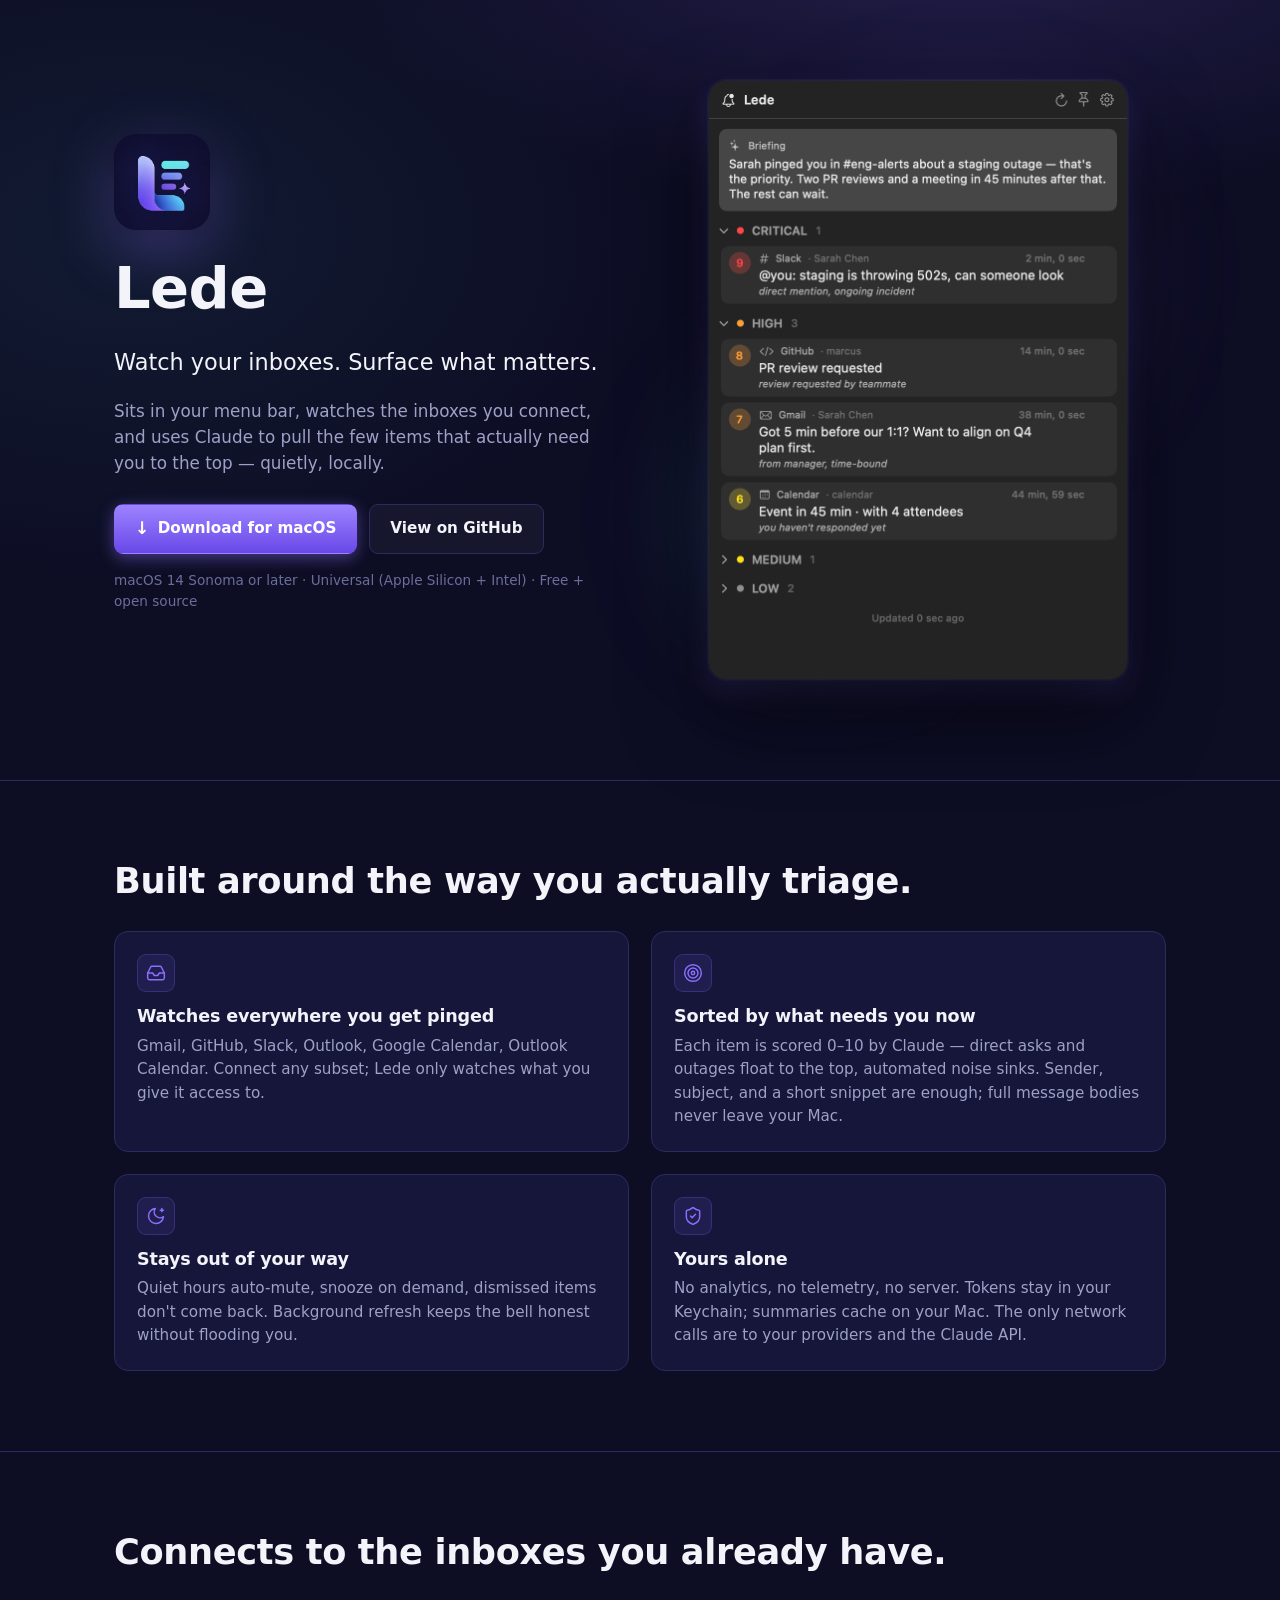
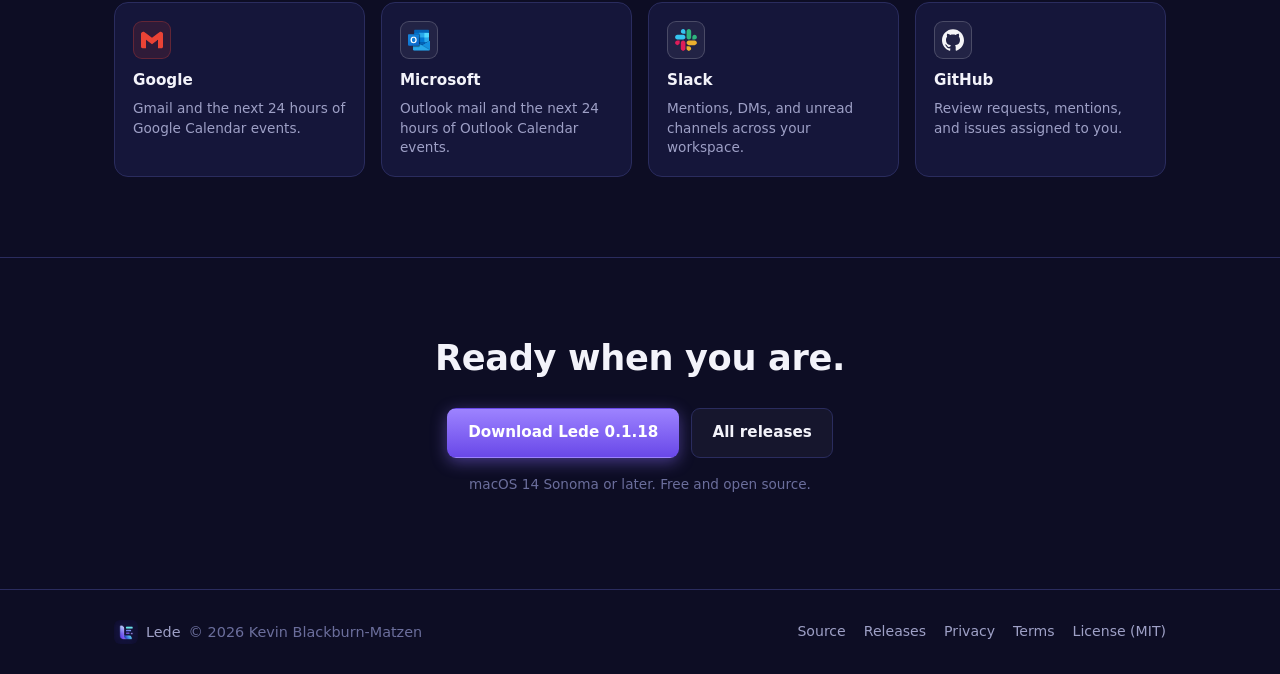
<file: docs/index.html>
<!doctype html>
<html lang="en">
<head>
    <meta charset="utf-8">
    <meta name="viewport" content="width=device-width, initial-scale=1">
    <title>Lede — Inbox triage for macOS, powered by Claude</title>
    <meta name="description" content="A macOS menu-bar app that watches Gmail, GitHub, Slack, Outlook, and Calendar and uses Claude to surface the few items that actually need your attention.">
    <meta name="author" content="Kevin Blackburn-Matzen">
    <meta name="keywords" content="macOS, menu bar, inbox triage, notifications, Claude, AI, Gmail, GitHub, Slack, Outlook, productivity">
    <meta name="theme-color" content="#0d0d24">
    <meta name="color-scheme" content="dark light">

    <link rel="canonical" href="https://kmatzen.com/lede/">

    <!-- Favicons -->
    <link rel="icon" type="image/png" sizes="32x32" href="assets/favicon-32.png">
    <link rel="icon" type="image/png" sizes="16x16" href="assets/favicon-16.png">
    <link rel="apple-touch-icon" sizes="180x180" href="assets/apple-touch-icon.png">

    <!-- OpenGraph -->
    <meta property="og:type" content="website">
    <meta property="og:url" content="https://kmatzen.com/lede/">
    <meta property="og:title" content="Lede — Inbox triage for macOS, powered by Claude">
    <meta property="og:description" content="A macOS menu-bar app that watches your inboxes and surfaces the few items that actually need your attention.">
    <meta property="og:image" content="https://kmatzen.com/lede/assets/og-image.png">
    <meta property="og:image:width" content="512">
    <meta property="og:image:height" content="512">
    <meta property="og:locale" content="en_US">
    <meta property="og:site_name" content="Lede">

    <!-- Twitter / X card -->
    <meta name="twitter:card" content="summary_large_image">
    <meta name="twitter:title" content="Lede — Inbox triage for macOS, powered by Claude">
    <meta name="twitter:description" content="A macOS menu-bar app that watches your inboxes and surfaces what actually matters.">
    <meta name="twitter:image" content="https://kmatzen.com/lede/assets/og-image.png">

    <link rel="stylesheet" href="styles.css">

    <!-- Structured data for rich results -->
    <script type="application/ld+json">
    {
        "@context": "https://schema.org",
        "@type": "SoftwareApplication",
        "name": "Lede",
        "url": "https://kmatzen.com/lede/",
        "image": "https://kmatzen.com/lede/assets/og-image.png",
        "description": "A macOS menu-bar app that watches Gmail, GitHub, Slack, Outlook, and Calendar and uses Claude to surface the items that need your attention.",
        "applicationCategory": "ProductivityApplication",
        "operatingSystem": "macOS 14+",
        "softwareVersion": "0.1.18",
        "downloadUrl": "https://github.com/kmatzen/lede/releases/latest",
        "author": {
            "@type": "Person",
            "name": "Kevin Blackburn-Matzen"
        },
        "license": "https://github.com/kmatzen/lede/blob/main/LICENSE",
        "offers": {
            "@type": "Offer",
            "price": "0",
            "priceCurrency": "USD"
        }
    }
    </script>
</head>
<body>

<header class="hero">
    <div class="container">
        <div class="hero-grid">
            <div class="hero-text">
                <img class="hero-icon" src="assets/icon.png" alt="Lede icon" width="96" height="96">
                <h1>Lede</h1>
                <p class="tagline">Watch your inboxes. Surface what matters.</p>
                <p class="lede">Sits in your menu bar, watches the inboxes you connect, and uses Claude to pull the few items that actually need you to the top — quietly, locally.</p>
                <div class="cta-row">
                    <a class="btn btn-primary" href="https://github.com/kmatzen/lede/releases/latest/download/Lede-0.1.18.dmg">
                        <span class="btn-icon">↓</span>
                        Download for macOS
                    </a>
                    <a class="btn btn-ghost" href="https://github.com/kmatzen/lede">View on GitHub</a>
                </div>
                <p class="meta">macOS 14 Sonoma or later · Universal (Apple Silicon + Intel) · Free + open source</p>
            </div>
            <div class="hero-visual">
                <img class="panel-shot"
                     src="assets/panel.png"
                     alt="Lede panel showing a critical Slack ping, two high-priority items, and lower-priority sections collapsed"
                     width="420" height="600"
                     loading="eager">
            </div>
        </div>
    </div>
</header>

<section class="section section-features">
    <div class="container">
        <h2>Built around the way you actually triage.</h2>
        <div class="feature-grid">
            <div class="feature">
                <div class="feature-icon">
                    <svg viewBox="0 0 24 24" fill="none" stroke="currentColor" stroke-width="1.75" stroke-linecap="round" stroke-linejoin="round" aria-hidden="true">
                        <polyline points="22 12 16 12 14 15 10 15 8 12 2 12"></polyline>
                        <path d="M5.45 5.11 2 12v6a2 2 0 0 0 2 2h16a2 2 0 0 0 2-2v-6l-3.45-6.89A2 2 0 0 0 16.76 4H7.24a2 2 0 0 0-1.79 1.11z"></path>
                    </svg>
                </div>
                <h3>Watches everywhere you get pinged</h3>
                <p>Gmail, GitHub, Slack, Outlook, Google Calendar, Outlook Calendar. Connect any subset; Lede only watches what you give it access to.</p>
            </div>
            <div class="feature">
                <div class="feature-icon">
                    <svg viewBox="0 0 24 24" fill="none" stroke="currentColor" stroke-width="1.75" stroke-linecap="round" stroke-linejoin="round" aria-hidden="true">
                        <circle cx="12" cy="12" r="10"></circle>
                        <circle cx="12" cy="12" r="6"></circle>
                        <circle cx="12" cy="12" r="2"></circle>
                    </svg>
                </div>
                <h3>Sorted by what needs you now</h3>
                <p>Each item is scored 0–10 by Claude — direct asks and outages float to the top, automated noise sinks. Sender, subject, and a short snippet are enough; full message bodies never leave your Mac.</p>
            </div>
            <div class="feature">
                <div class="feature-icon">
                    <svg viewBox="0 0 24 24" fill="none" stroke="currentColor" stroke-width="1.75" stroke-linecap="round" stroke-linejoin="round" aria-hidden="true">
                        <path d="M21 12.79A9 9 0 1 1 11.21 3 7 7 0 0 0 21 12.79z"></path>
                        <path d="M19 3v4"></path>
                        <path d="M21 5h-4"></path>
                    </svg>
                </div>
                <h3>Stays out of your way</h3>
                <p>Quiet hours auto-mute, snooze on demand, dismissed items don't come back. Background refresh keeps the bell honest without flooding you.</p>
            </div>
            <div class="feature">
                <div class="feature-icon">
                    <svg viewBox="0 0 24 24" fill="none" stroke="currentColor" stroke-width="1.75" stroke-linecap="round" stroke-linejoin="round" aria-hidden="true">
                        <path d="M20 13c0 5-3.5 7.5-7.66 8.95a1 1 0 0 1-.67-.01C7.5 20.5 4 18 4 13V6a1 1 0 0 1 1-1c2 0 4.5-1.2 6.24-2.72a1.17 1.17 0 0 1 1.52 0C14.51 3.81 17 5 19 5a1 1 0 0 1 1 1z"></path>
                        <path d="m9 12 2 2 4-4"></path>
                    </svg>
                </div>
                <h3>Yours alone</h3>
                <p>No analytics, no telemetry, no server. Tokens stay in your Keychain; summaries cache on your Mac. The only network calls are to your providers and the Claude API.</p>
            </div>
        </div>
    </div>
</section>

<section class="section section-sources">
    <div class="container">
        <h2>Connects to the inboxes you already have.</h2>
        <div class="source-grid">
            <div class="source-card">
                <div class="source-icon source-icon-google" aria-hidden="true">
                    <!-- Gmail mark, Simple Icons (CC0). -->
                    <svg viewBox="0 0 24 24" fill="currentColor" role="img"><title>Gmail</title><path d="M24 5.457v13.909c0 .904-.732 1.636-1.636 1.636h-3.819V11.73L12 16.64l-6.545-4.91v9.273H1.636A1.636 1.636 0 0 1 0 19.366V5.457c0-2.023 2.309-3.178 3.927-1.964L5.455 4.64 12 9.548l6.545-4.91 1.528-1.145C21.69 2.28 24 3.434 24 5.457z"/></svg>
                </div>
                <div class="source-name">Google</div>
                <div class="source-detail">Gmail and the next 24 hours of Google Calendar events.</div>
            </div>
            <div class="source-card">
                <div class="source-icon source-icon-microsoft" aria-hidden="true">
                    <!-- Outlook 2018+ mark, via Wikimedia Commons. Trademark Microsoft. -->
                    <img src="assets/icons/outlook.svg" alt="" width="22" height="22">
                </div>
                <div class="source-name">Microsoft</div>
                <div class="source-detail">Outlook mail and the next 24 hours of Outlook Calendar events.</div>
            </div>
            <div class="source-card">
                <div class="source-icon source-icon-slack" aria-hidden="true">
                    <!-- Slack mark, Devicon (MIT) — official 4-color hash. -->
                    <svg viewBox="0 0 128 128" role="img"><title>Slack</title>
                        <path d="M27.255 80.719c0 7.33-5.978 13.317-13.309 13.317C6.616 94.036.63 88.049.63 80.719s5.987-13.317 13.317-13.317h13.309zm6.709 0c0-7.33 5.987-13.317 13.317-13.317s13.317 5.986 13.317 13.317v33.335c0 7.33-5.986 13.317-13.317 13.317-7.33 0-13.317-5.987-13.317-13.317zm0 0" fill="#de1c59"/>
                        <path d="M47.281 27.255c-7.33 0-13.317-5.978-13.317-13.309C33.964 6.616 39.951.63 47.281.63s13.317 5.987 13.317 13.317v13.309zm0 6.709c7.33 0 13.317 5.987 13.317 13.317s-5.986 13.317-13.317 13.317H13.946C6.616 60.598.63 54.612.63 47.281c0-7.33 5.987-13.317 13.317-13.317zm0 0" fill="#35c5f0"/>
                        <path d="M100.745 47.281c0-7.33 5.978-13.317 13.309-13.317 7.33 0 13.317 5.987 13.317 13.317s-5.987 13.317-13.317 13.317h-13.309zm-6.709 0c0 7.33-5.987 13.317-13.317 13.317s-13.317-5.986-13.317-13.317V13.946C67.402 6.616 73.388.63 80.719.63c7.33 0 13.317 5.987 13.317 13.317zm0 0" fill="#2eb57d"/>
                        <path d="M80.719 100.745c7.33 0 13.317 5.978 13.317 13.309 0 7.33-5.987 13.317-13.317 13.317s-13.317-5.987-13.317-13.317v-13.309zm0-6.709c-7.33 0-13.317-5.987-13.317-13.317s5.986-13.317 13.317-13.317h33.335c7.33 0 13.317 5.986 13.317 13.317 0 7.33-5.987 13.317-13.317 13.317zm0 0" fill="#ebb02e"/>
                    </svg>
                </div>
                <div class="source-name">Slack</div>
                <div class="source-detail">Mentions, DMs, and unread channels across your workspace.</div>
            </div>
            <div class="source-card">
                <div class="source-icon source-icon-github" aria-hidden="true">
                    <!-- GitHub mark, Simple Icons (CC0). -->
                    <svg viewBox="0 0 24 24" fill="currentColor" role="img"><title>GitHub</title><path d="M12 .297c-6.63 0-12 5.373-12 12 0 5.303 3.438 9.8 8.205 11.385.6.113.82-.258.82-.577 0-.285-.01-1.04-.015-2.04-3.338.724-4.042-1.61-4.042-1.61C4.422 18.07 3.633 17.7 3.633 17.7c-1.087-.744.084-.729.084-.729 1.205.084 1.838 1.236 1.838 1.236 1.07 1.835 2.809 1.305 3.495.998.108-.776.417-1.305.76-1.605-2.665-.3-5.466-1.332-5.466-5.93 0-1.31.465-2.38 1.235-3.22-.135-.303-.54-1.523.105-3.176 0 0 1.005-.322 3.3 1.23.96-.267 1.98-.399 3-.405 1.02.006 2.04.138 3 .405 2.28-1.552 3.285-1.23 3.285-1.23.645 1.653.24 2.873.12 3.176.765.84 1.23 1.91 1.23 3.22 0 4.61-2.805 5.625-5.475 5.92.42.36.81 1.096.81 2.22 0 1.606-.015 2.896-.015 3.286 0 .315.21.69.825.57C20.565 22.092 24 17.592 24 12.297c0-6.627-5.373-12-12-12"/></svg>
                </div>
                <div class="source-name">GitHub</div>
                <div class="source-detail">Review requests, mentions, and issues assigned to you.</div>
            </div>
        </div>
    </div>
</section>

<section class="section section-cta">
    <div class="container">
        <h2>Ready when you are.</h2>
        <div class="cta-row">
            <a class="btn btn-primary" href="https://github.com/kmatzen/lede/releases/latest/download/Lede-0.1.18.dmg">Download Lede 0.1.18</a>
            <a class="btn btn-ghost" href="https://github.com/kmatzen/lede/releases">All releases</a>
        </div>
        <p class="meta">macOS 14 Sonoma or later. Free and open source.</p>
    </div>
</section>

<footer class="footer">
    <div class="container footer-row">
        <div class="footer-brand">
            <img src="assets/icon.png" alt="" width="24" height="24">
            <span>Lede</span>
            <span class="footer-copyright">© 2026 Kevin Blackburn-Matzen</span>
        </div>
        <nav class="footer-nav">
            <a href="https://github.com/kmatzen/lede">Source</a>
            <a href="https://github.com/kmatzen/lede/releases">Releases</a>
            <a href="privacy.html">Privacy</a>
            <a href="terms.html">Terms</a>
            <a href="https://github.com/kmatzen/lede/blob/main/LICENSE">License (MIT)</a>
        </nav>
    </div>
</footer>

</body>
</html>
</file>
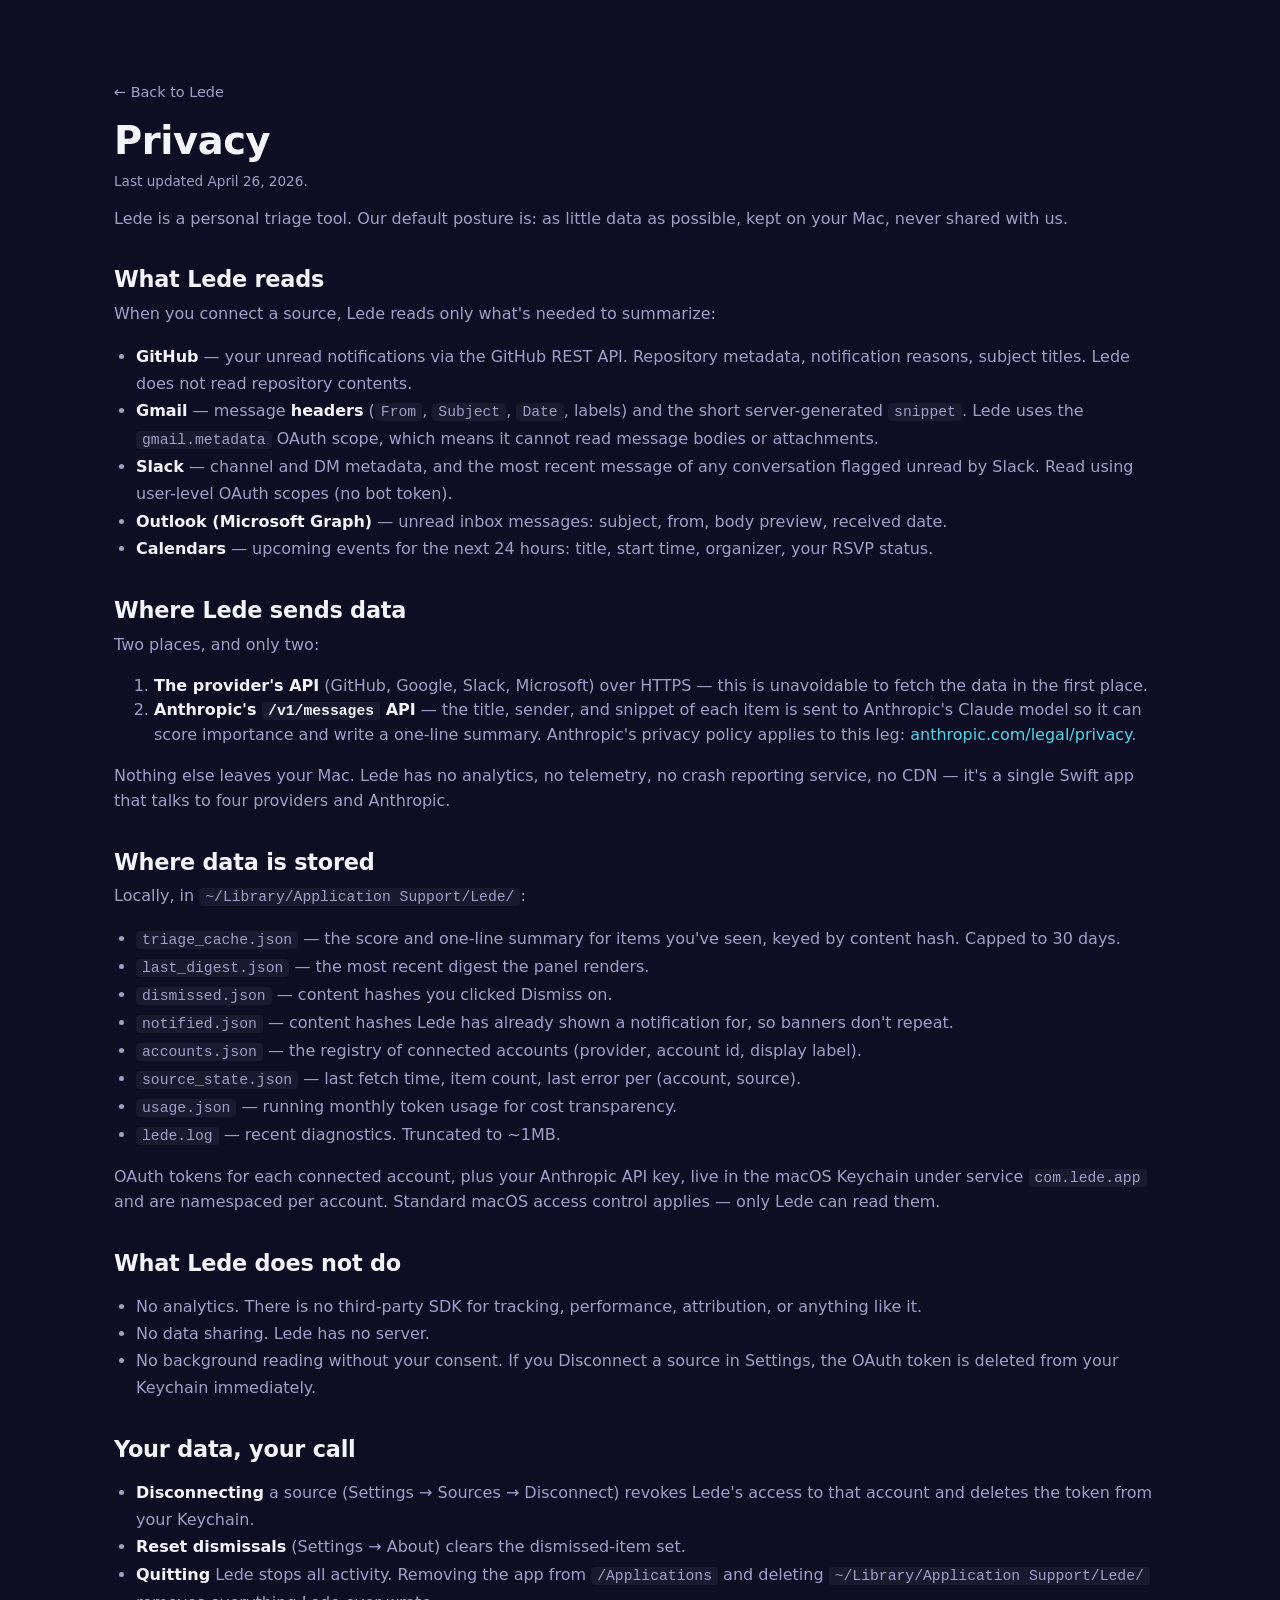
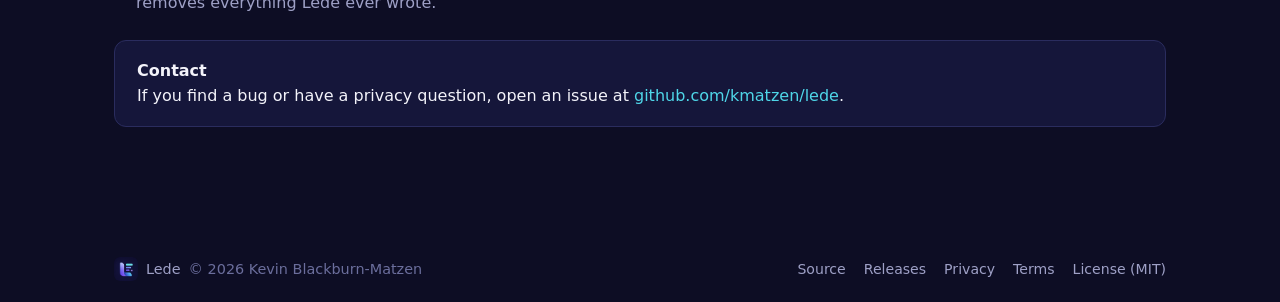
<file: docs/privacy.html>
<!doctype html>
<html lang="en">
<head>
    <meta charset="utf-8">
    <meta name="viewport" content="width=device-width, initial-scale=1">
    <title>Privacy — Lede</title>
    <meta name="description" content="What Lede reads, where it sends data, and how to wipe it. Short answer: as little as possible, kept on your Mac, never shared with us.">
    <meta name="theme-color" content="#0d0d24">
    <meta name="color-scheme" content="dark light">

    <link rel="canonical" href="https://kmatzen.com/lede/privacy.html">
    <link rel="icon" type="image/png" sizes="32x32" href="assets/favicon-32.png">
    <link rel="icon" type="image/png" sizes="16x16" href="assets/favicon-16.png">
    <link rel="apple-touch-icon" sizes="180x180" href="assets/apple-touch-icon.png">

    <meta property="og:type" content="article">
    <meta property="og:url" content="https://kmatzen.com/lede/privacy.html">
    <meta property="og:title" content="Privacy — Lede">
    <meta property="og:description" content="As little data as possible, kept on your Mac, never shared with us.">
    <meta property="og:image" content="https://kmatzen.com/lede/assets/og-image.png">
    <meta property="og:site_name" content="Lede">

    <link rel="stylesheet" href="styles.css">
    <style>
        .doc { padding: 80px 0 100px; }
        .doc h1 { font-size: 2.4rem; margin-bottom: 8px; }
        .doc h2 { font-size: 1.4rem; margin-top: 36px; }
        .doc h3 { font-size: 1.05rem; margin-top: 18px; color: var(--text); }
        .doc p, .doc li { color: var(--text-muted); }
        .doc ul { padding-left: 22px; line-height: 1.7; }
        .doc strong { color: var(--text); }
        .doc-back { display: inline-flex; align-items: center; gap: 6px; color: var(--text-muted); font-size: 0.9rem; margin-bottom: 16px; }
        .updated { color: var(--text-dim); font-size: 0.85rem; margin-top: 6px; }
        .pillbox { background: var(--bg-elevated); border: 1px solid var(--border); border-radius: 12px; padding: 18px 22px; margin-top: 24px; }
    </style>
</head>
<body>

<section class="doc">
    <div class="container">
        <a class="doc-back" href="index.html">← Back to Lede</a>
        <h1>Privacy</h1>
        <p class="updated">Last updated April 26, 2026.</p>

        <p>Lede is a personal triage tool. Our default posture is: as little data as possible, kept on your Mac, never shared with us.</p>

        <h2>What Lede reads</h2>
        <p>When you connect a source, Lede reads only what's needed to summarize:</p>
        <ul>
            <li><strong>GitHub</strong> — your unread notifications via the GitHub REST API. Repository metadata, notification reasons, subject titles. Lede does not read repository contents.</li>
            <li><strong>Gmail</strong> — message <strong>headers</strong> (<code>From</code>, <code>Subject</code>, <code>Date</code>, labels) and the short server-generated <code>snippet</code>. Lede uses the <code>gmail.metadata</code> OAuth scope, which means it cannot read message bodies or attachments.</li>
            <li><strong>Slack</strong> — channel and DM metadata, and the most recent message of any conversation flagged unread by Slack. Read using user-level OAuth scopes (no bot token).</li>
            <li><strong>Outlook (Microsoft Graph)</strong> — unread inbox messages: subject, from, body preview, received date.</li>
            <li><strong>Calendars</strong> — upcoming events for the next 24 hours: title, start time, organizer, your RSVP status.</li>
        </ul>

        <h2>Where Lede sends data</h2>
        <p>Two places, and only two:</p>
        <ol>
            <li><strong>The provider's API</strong> (GitHub, Google, Slack, Microsoft) over HTTPS — this is unavoidable to fetch the data in the first place.</li>
            <li><strong>Anthropic's <code>/v1/messages</code> API</strong> — the title, sender, and snippet of each item is sent to Anthropic's Claude model so it can score importance and write a one-line summary. Anthropic's privacy policy applies to this leg: <a href="https://www.anthropic.com/legal/privacy">anthropic.com/legal/privacy</a>.</li>
        </ol>
        <p>Nothing else leaves your Mac. Lede has no analytics, no telemetry, no crash reporting service, no CDN — it's a single Swift app that talks to four providers and Anthropic.</p>

        <h2>Where data is stored</h2>
        <p>Locally, in <code>~/Library/Application Support/Lede/</code>:</p>
        <ul>
            <li><code>triage_cache.json</code> — the score and one-line summary for items you've seen, keyed by content hash. Capped to 30 days.</li>
            <li><code>last_digest.json</code> — the most recent digest the panel renders.</li>
            <li><code>dismissed.json</code> — content hashes you clicked Dismiss on.</li>
            <li><code>notified.json</code> — content hashes Lede has already shown a notification for, so banners don't repeat.</li>
            <li><code>accounts.json</code> — the registry of connected accounts (provider, account id, display label).</li>
            <li><code>source_state.json</code> — last fetch time, item count, last error per (account, source).</li>
            <li><code>usage.json</code> — running monthly token usage for cost transparency.</li>
            <li><code>lede.log</code> — recent diagnostics. Truncated to ~1MB.</li>
        </ul>
        <p>OAuth tokens for each connected account, plus your Anthropic API key, live in the macOS Keychain under service <code>com.lede.app</code> and are namespaced per account. Standard macOS access control applies — only Lede can read them.</p>

        <h2>What Lede does not do</h2>
        <ul>
            <li>No analytics. There is no third-party SDK for tracking, performance, attribution, or anything like it.</li>
            <li>No data sharing. Lede has no server.</li>
            <li>No background reading without your consent. If you Disconnect a source in Settings, the OAuth token is deleted from your Keychain immediately.</li>
        </ul>

        <h2>Your data, your call</h2>
        <ul>
            <li><strong>Disconnecting</strong> a source (Settings → Sources → Disconnect) revokes Lede's access to that account and deletes the token from your Keychain.</li>
            <li><strong>Reset dismissals</strong> (Settings → About) clears the dismissed-item set.</li>
            <li><strong>Quitting</strong> Lede stops all activity. Removing the app from <code>/Applications</code> and deleting <code>~/Library/Application Support/Lede/</code> removes everything Lede ever wrote.</li>
        </ul>

        <div class="pillbox">
            <strong>Contact</strong><br>
            If you find a bug or have a privacy question, open an issue at <a href="https://github.com/kmatzen/lede">github.com/kmatzen/lede</a>.
        </div>
    </div>
</section>

<footer class="footer">
    <div class="container footer-row">
        <div class="footer-brand">
            <img src="assets/icon.png" alt="" width="24" height="24">
            <span>Lede</span>
            <span class="footer-copyright">© 2026 Kevin Blackburn-Matzen</span>
        </div>
        <nav class="footer-nav">
            <a href="https://github.com/kmatzen/lede">Source</a>
            <a href="https://github.com/kmatzen/lede/releases">Releases</a>
            <a href="privacy.html">Privacy</a>
            <a href="terms.html">Terms</a>
            <a href="https://github.com/kmatzen/lede/blob/main/LICENSE">License (MIT)</a>
        </nav>
    </div>
</footer>

</body>
</html>
</file>
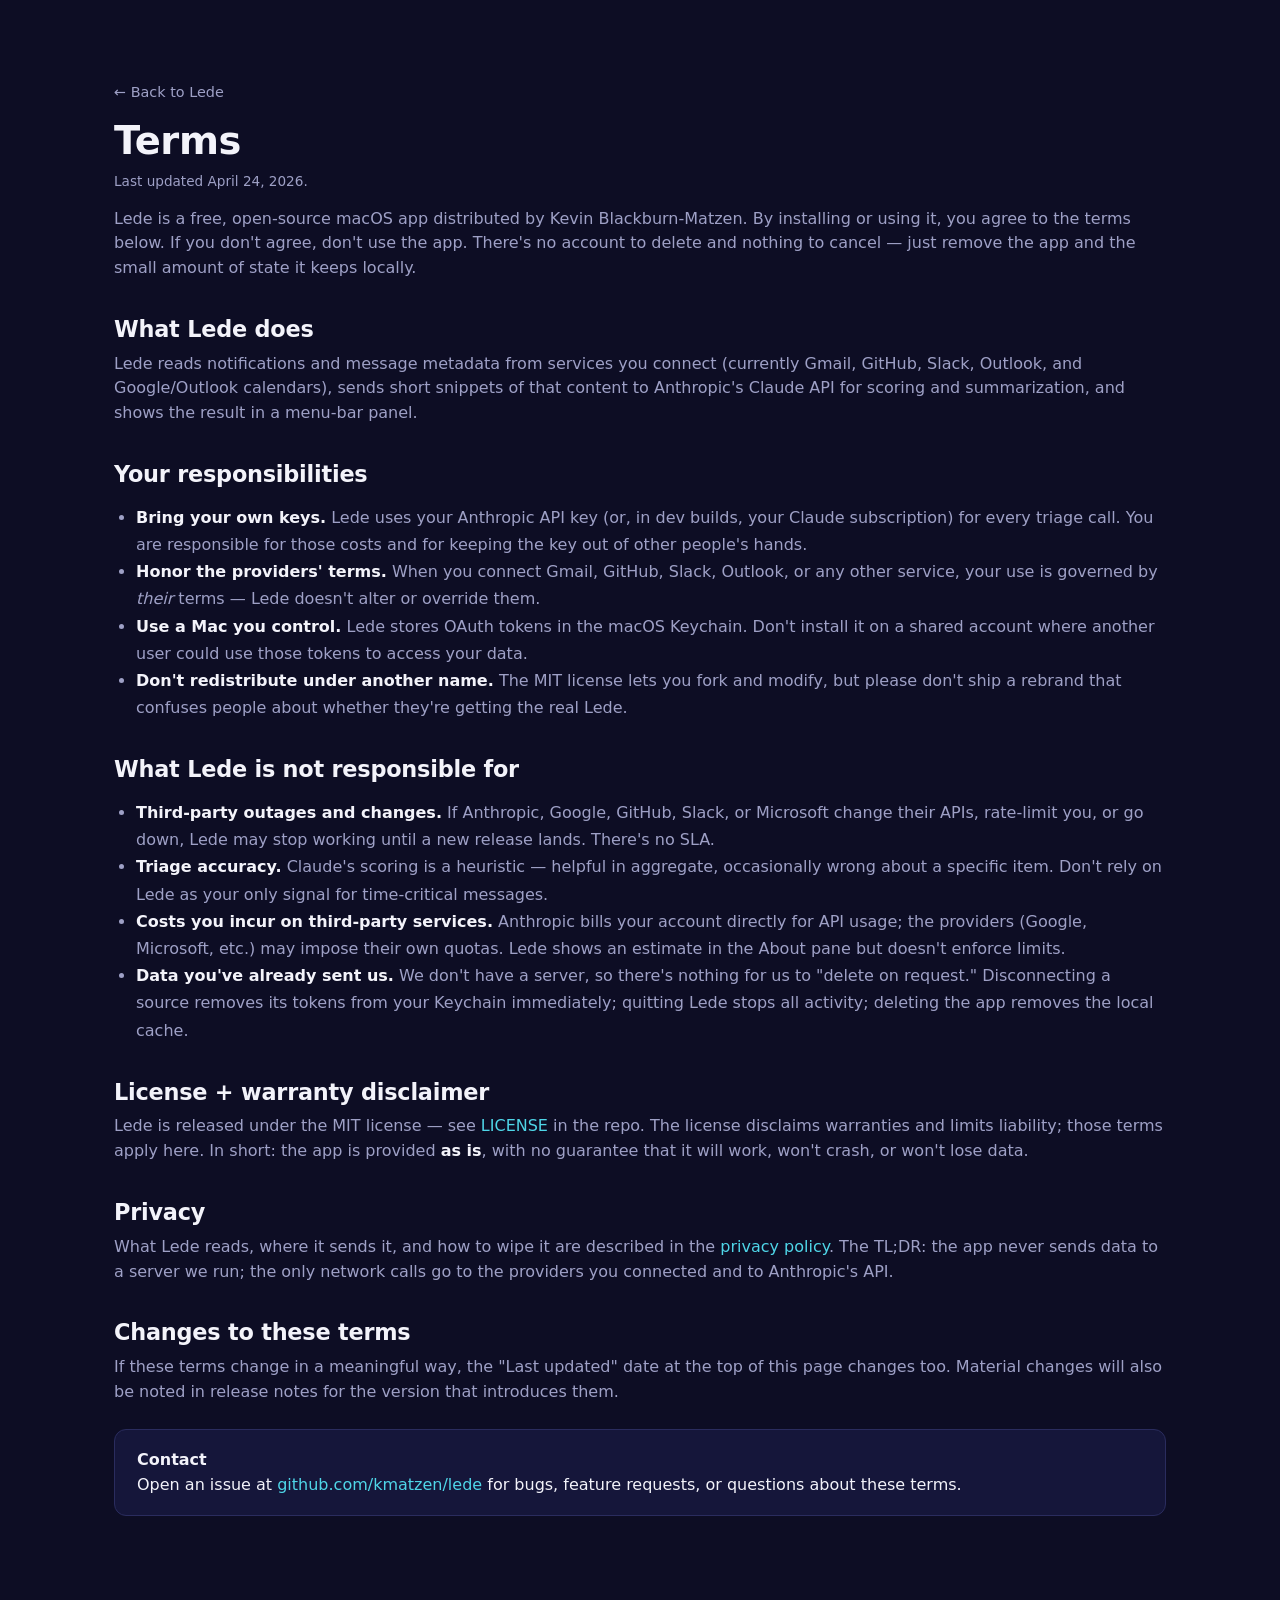
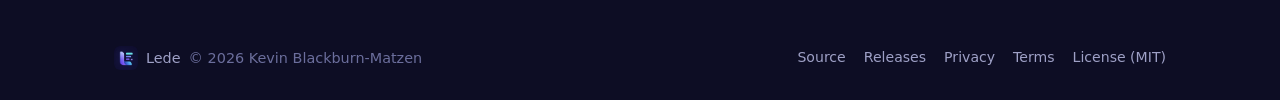
<file: docs/terms.html>
<!doctype html>
<html lang="en">
<head>
    <meta charset="utf-8">
    <meta name="viewport" content="width=device-width, initial-scale=1">
    <title>Terms — Lede</title>
    <meta name="description" content="Terms of use for Lede, a macOS menu-bar inbox triage app.">
    <meta name="theme-color" content="#0d0d24">
    <meta name="color-scheme" content="dark light">

    <link rel="canonical" href="https://kmatzen.com/lede/terms.html">
    <link rel="icon" type="image/png" sizes="32x32" href="assets/favicon-32.png">
    <link rel="icon" type="image/png" sizes="16x16" href="assets/favicon-16.png">
    <link rel="apple-touch-icon" sizes="180x180" href="assets/apple-touch-icon.png">

    <meta property="og:type" content="article">
    <meta property="og:url" content="https://kmatzen.com/lede/terms.html">
    <meta property="og:title" content="Terms — Lede">
    <meta property="og:description" content="Terms of use for Lede, a macOS menu-bar inbox triage app.">
    <meta property="og:image" content="https://kmatzen.com/lede/assets/og-image.png">
    <meta property="og:site_name" content="Lede">

    <link rel="stylesheet" href="styles.css">
    <style>
        .doc { padding: 80px 0 100px; }
        .doc h1 { font-size: 2.4rem; margin-bottom: 8px; }
        .doc h2 { font-size: 1.4rem; margin-top: 36px; }
        .doc h3 { font-size: 1.05rem; margin-top: 18px; color: var(--text); }
        .doc p, .doc li { color: var(--text-muted); }
        .doc ul, .doc ol { padding-left: 22px; line-height: 1.7; }
        .doc strong { color: var(--text); }
        .doc-back { display: inline-flex; align-items: center; gap: 6px; color: var(--text-muted); font-size: 0.9rem; margin-bottom: 16px; }
        .updated { color: var(--text-dim); font-size: 0.85rem; margin-top: 6px; }
        .pillbox { background: var(--bg-elevated); border: 1px solid var(--border); border-radius: 12px; padding: 18px 22px; margin-top: 24px; }
    </style>
</head>
<body>

<section class="doc">
    <div class="container">
        <a class="doc-back" href="index.html">← Back to Lede</a>
        <h1>Terms</h1>
        <p class="updated">Last updated April 24, 2026.</p>

        <p>
            Lede is a free, open-source macOS app distributed by Kevin Blackburn-Matzen.
            By installing or using it, you agree to the terms below. If you don't agree,
            don't use the app. There's no account to delete and nothing to cancel —
            just remove the app and the small amount of state it keeps locally.
        </p>

        <h2>What Lede does</h2>
        <p>
            Lede reads notifications and message metadata from services you connect
            (currently Gmail, GitHub, Slack, Outlook, and Google/Outlook calendars),
            sends short snippets of that content to Anthropic's Claude API for scoring
            and summarization, and shows the result in a menu-bar panel.
        </p>

        <h2>Your responsibilities</h2>
        <ul>
            <li>
                <strong>Bring your own keys.</strong> Lede uses your Anthropic API key
                (or, in dev builds, your Claude subscription) for every triage call.
                You are responsible for those costs and for keeping the key out of
                other people's hands.
            </li>
            <li>
                <strong>Honor the providers' terms.</strong> When you connect Gmail,
                GitHub, Slack, Outlook, or any other service, your use is governed by
                <em>their</em> terms — Lede doesn't alter or override them.
            </li>
            <li>
                <strong>Use a Mac you control.</strong> Lede stores OAuth tokens in
                the macOS Keychain. Don't install it on a shared account where another
                user could use those tokens to access your data.
            </li>
            <li>
                <strong>Don't redistribute under another name.</strong> The MIT license
                lets you fork and modify, but please don't ship a rebrand that confuses
                people about whether they're getting the real Lede.
            </li>
        </ul>

        <h2>What Lede is not responsible for</h2>
        <ul>
            <li>
                <strong>Third-party outages and changes.</strong> If Anthropic, Google,
                GitHub, Slack, or Microsoft change their APIs, rate-limit you, or go
                down, Lede may stop working until a new release lands. There's no SLA.
            </li>
            <li>
                <strong>Triage accuracy.</strong> Claude's scoring is a heuristic —
                helpful in aggregate, occasionally wrong about a specific item. Don't
                rely on Lede as your only signal for time-critical messages.
            </li>
            <li>
                <strong>Costs you incur on third-party services.</strong> Anthropic
                bills your account directly for API usage; the providers (Google,
                Microsoft, etc.) may impose their own quotas. Lede shows an estimate
                in the About pane but doesn't enforce limits.
            </li>
            <li>
                <strong>Data you've already sent us.</strong> We don't have a server,
                so there's nothing for us to "delete on request." Disconnecting a
                source removes its tokens from your Keychain immediately; quitting
                Lede stops all activity; deleting the app removes the local cache.
            </li>
        </ul>

        <h2>License + warranty disclaimer</h2>
        <p>
            Lede is released under the MIT license — see
            <a href="https://github.com/kmatzen/lede/blob/main/LICENSE">LICENSE</a>
            in the repo. The license disclaims warranties and limits liability;
            those terms apply here. In short: the app is provided
            <strong>as is</strong>, with no guarantee that it will work, won't
            crash, or won't lose data.
        </p>

        <h2>Privacy</h2>
        <p>
            What Lede reads, where it sends it, and how to wipe it are described
            in the <a href="privacy.html">privacy policy</a>. The TL;DR: the app
            never sends data to a server we run; the only network calls go to the
            providers you connected and to Anthropic's API.
        </p>

        <h2>Changes to these terms</h2>
        <p>
            If these terms change in a meaningful way, the "Last updated" date at
            the top of this page changes too. Material changes will also be noted
            in release notes for the version that introduces them.
        </p>

        <div class="pillbox">
            <strong>Contact</strong><br>
            Open an issue at <a href="https://github.com/kmatzen/lede">github.com/kmatzen/lede</a>
            for bugs, feature requests, or questions about these terms.
        </div>
    </div>
</section>

<footer class="footer">
    <div class="container footer-row">
        <div class="footer-brand">
            <img src="assets/icon.png" alt="" width="24" height="24">
            <span>Lede</span>
            <span class="footer-copyright">© 2026 Kevin Blackburn-Matzen</span>
        </div>
        <nav class="footer-nav">
            <a href="https://github.com/kmatzen/lede">Source</a>
            <a href="https://github.com/kmatzen/lede/releases">Releases</a>
            <a href="privacy.html">Privacy</a>
            <a href="terms.html">Terms</a>
            <a href="https://github.com/kmatzen/lede/blob/main/LICENSE">License (MIT)</a>
        </nav>
    </div>
</footer>

</body>
</html>
</file>
<file: docs/styles.css>
/* Lede website — single-file CSS, no build step. Mirrors the app's
   icon palette: deep navy + purple→cyan accents. */

:root {
    --bg: #0d0d24;
    --bg-elevated: #15163a;
    --bg-elevated-2: #1d1f4d;
    --border: #2a2c5e;
    --text: #f3f3fa;
    --text-muted: #9ea0c6;
    --text-dim: #6b6e9c;
    --accent: #8b6fff;
    --accent-2: #4fd6e8;
    --critical: #ff5b78;
    --warning: #ffa84d;
    --ok: #4ade80;
    --radius: 14px;
    --max: 1100px;
}

* { box-sizing: border-box; }

html, body {
    margin: 0;
    padding: 0;
    background: var(--bg);
    color: var(--text);
    font-family: -apple-system, BlinkMacSystemFont, "SF Pro Text", "Inter", "Segoe UI", Roboto, system-ui, sans-serif;
    font-size: 16px;
    line-height: 1.55;
    -webkit-font-smoothing: antialiased;
    -moz-osx-font-smoothing: grayscale;
}

a { color: var(--accent-2); text-decoration: none; }
a:hover { text-decoration: underline; }

code {
    font-family: "SF Mono", ui-monospace, Menlo, Consolas, monospace;
    font-size: 0.92em;
    background: rgba(255, 255, 255, 0.05);
    padding: 1px 6px;
    border-radius: 4px;
}

.container {
    max-width: var(--max);
    margin: 0 auto;
    padding: 0 24px;
}

h1, h2, h3 {
    font-family: -apple-system, BlinkMacSystemFont, "SF Pro Display", system-ui, sans-serif;
    letter-spacing: -0.01em;
    line-height: 1.15;
    margin: 0 0 0.4em 0;
}

h1 { font-size: clamp(2.4rem, 5vw, 3.6rem); font-weight: 700; }
h2 { font-size: clamp(1.6rem, 3vw, 2.2rem); font-weight: 600; }
h3 { font-size: 1.1rem; font-weight: 600; margin-bottom: 8px; }

p { margin: 0 0 14px 0; }

/* Hero ---------------------------------------------------------------- */

.hero {
    padding: 80px 0 100px;
    background:
        radial-gradient(1100px 480px at 75% -10%, rgba(139, 111, 255, 0.18), transparent 60%),
        radial-gradient(900px 600px at 10% 30%, rgba(79, 214, 232, 0.07), transparent 60%),
        var(--bg);
    border-bottom: 1px solid var(--border);
}

.hero-grid {
    display: grid;
    grid-template-columns: 1fr 1fr;
    gap: 60px;
    align-items: center;
}

.hero-icon {
    width: 96px;
    height: 96px;
    border-radius: 22px;
    box-shadow:
        0 18px 60px rgba(139, 111, 255, 0.35),
        0 6px 18px rgba(0, 0, 0, 0.4);
    margin-bottom: 18px;
}

.tagline {
    font-size: 1.4rem;
    color: var(--text);
    font-weight: 500;
    margin-bottom: 18px;
}

.lede {
    color: var(--text-muted);
    font-size: 1.05rem;
    max-width: 540px;
    margin-bottom: 28px;
}

.cta-row {
    display: flex;
    flex-wrap: wrap;
    gap: 12px;
    align-items: center;
}

.btn {
    display: inline-flex;
    align-items: center;
    gap: 8px;
    padding: 12px 20px;
    border-radius: 9px;
    font-weight: 600;
    font-size: 0.95rem;
    transition: transform 80ms ease, background 120ms ease, box-shadow 120ms ease;
    border: 1px solid transparent;
}

.btn-icon { font-size: 1.15em; line-height: 1; }

.btn-primary {
    background: linear-gradient(180deg, #9d83ff, #6948e8);
    color: #fff !important;
    box-shadow: 0 4px 16px rgba(139, 111, 255, 0.45);
}
.btn-primary:hover {
    text-decoration: none;
    transform: translateY(-1px);
    box-shadow: 0 6px 20px rgba(139, 111, 255, 0.6);
}

.btn-ghost {
    background: rgba(255, 255, 255, 0.04);
    border-color: var(--border);
    color: var(--text) !important;
}
.btn-ghost:hover {
    background: rgba(255, 255, 255, 0.07);
    text-decoration: none;
}

.meta {
    color: var(--text-dim);
    font-size: 0.85rem;
    margin-top: 16px;
}

/* Hero panel screenshot ----------------------------------------------- */

.hero-visual {
    position: relative;
    isolation: isolate;
    min-height: 600px;
    display: flex;
    align-items: center;
    justify-content: center;
}

/* Two soft aurora blobs behind the screenshot — purple top-right, cyan
   bottom-left. Drift slowly so the hero feels alive without being jumpy. */
.hero-visual::before,
.hero-visual::after {
    content: '';
    position: absolute;
    border-radius: 50%;
    filter: blur(70px);
    z-index: -1;
    pointer-events: none;
    will-change: transform;
}
.hero-visual::before {
    width: 320px; height: 320px;
    top: 5%; right: 8%;
    background: radial-gradient(circle, rgba(139, 111, 255, 0.55), transparent 70%);
    animation: drift-a 11s ease-in-out infinite;
}
.hero-visual::after {
    width: 260px; height: 260px;
    bottom: 6%; left: 4%;
    background: radial-gradient(circle, rgba(79, 214, 232, 0.42), transparent 70%);
    animation: drift-b 13s ease-in-out infinite;
}

.panel-shot {
    width: 100%;
    max-width: 420px;
    height: auto;
    display: block;
    border-radius: 18px;
    border: 1px solid rgba(255, 255, 255, 0.06);
    box-shadow:
        0 35px 80px rgba(0, 0, 0, 0.55),
        0 12px 28px rgba(139, 111, 255, 0.18),
        0 0 0 1px rgba(255, 255, 255, 0.04);
    transform-origin: center;
    animation: float 7s ease-in-out infinite;
    transition: transform 0.4s ease, box-shadow 0.4s ease;
}

/* Hover gives a small lift + a brighter purple halo, telegraphing it's a
   real product preview rather than decoration. */
.panel-shot:hover {
    transform: translateY(-6px) scale(1.01);
    box-shadow:
        0 45px 100px rgba(0, 0, 0, 0.6),
        0 16px 36px rgba(139, 111, 255, 0.32),
        0 0 0 1px rgba(255, 255, 255, 0.08);
}

@keyframes float {
    0%, 100% { transform: translateY(0); }
    50%      { transform: translateY(-7px); }
}
@keyframes drift-a {
    0%, 100% { transform: translate(0, 0) scale(1); }
    50%      { transform: translate(-25px, 20px) scale(1.08); }
}
@keyframes drift-b {
    0%, 100% { transform: translate(0, 0) scale(1); }
    50%      { transform: translate(20px, -18px) scale(1.05); }
}

@media (prefers-reduced-motion: reduce) {
    .panel-shot,
    .hero-visual::before,
    .hero-visual::after { animation: none; }
}

/* Sections ------------------------------------------------------------ */

.section { padding: 80px 0; border-bottom: 1px solid var(--border); }
.section h2 { margin-bottom: 30px; }

/* Features */

.feature-grid {
    display: grid;
    grid-template-columns: repeat(2, 1fr);
    gap: 22px;
    margin-top: 8px;
}

.feature {
    background: var(--bg-elevated);
    border: 1px solid var(--border);
    border-radius: var(--radius);
    padding: 22px;
}
.feature-icon {
    width: 38px; height: 38px;
    margin-bottom: 14px;
    display: inline-flex;
    align-items: center;
    justify-content: center;
    color: var(--accent);
    background: rgba(139, 111, 255, 0.10);
    border: 1px solid rgba(139, 111, 255, 0.22);
    border-radius: 9px;
}
.feature-icon svg { width: 20px; height: 20px; }
.feature p { color: var(--text-muted); margin-bottom: 0; font-size: 0.95rem; }

/* Sources */

.source-grid {
    display: grid;
    grid-template-columns: repeat(auto-fit, minmax(200px, 1fr));
    gap: 16px;
    margin-top: 8px;
}
.source-card {
    background: var(--bg-elevated);
    border: 1px solid var(--border);
    border-radius: var(--radius);
    padding: 18px;
    display: flex;
    flex-direction: column;
    gap: 6px;
}
.source-icon {
    width: 38px; height: 38px;
    border-radius: 9px;
    display: flex; align-items: center; justify-content: center;
    margin-bottom: 4px;
}
.source-icon svg { width: 22px; height: 22px; }

/* Brand-tinted backgrounds — keyed to each provider's primary color but
   muted so the cards stay coherent with the dark theme. */
.source-icon-google    { color: #ea4335; background: rgba(234, 67, 53, 0.12);   border: 1px solid rgba(234, 67, 53, 0.28); }
/* Outlook ships its own multi-color SVG via <img>; neutral container. */
.source-icon-microsoft { background: rgba(255, 255, 255, 0.06);                  border: 1px solid rgba(255, 255, 255, 0.18); }
.source-icon-microsoft img { display: block; }
/* Slack ships a 4-color SVG; the icon paints itself. We give it a neutral
   container instead of a single-tinted backdrop. */
.source-icon-slack     { background: rgba(255, 255, 255, 0.06);                  border: 1px solid rgba(255, 255, 255, 0.18); }
.source-icon-slack svg { width: 22px; height: 22px; }
.source-icon-github    { color: #f5f5f7; background: rgba(255, 255, 255, 0.06); border: 1px solid rgba(255, 255, 255, 0.18); }
.source-name { font-weight: 600; font-size: 0.95rem; }
.source-detail { color: var(--text-muted); font-size: 0.85rem; line-height: 1.45; }

/* CTA */

.section-cta { text-align: center; }
.section-cta .cta-row { justify-content: center; }

/* Footer -------------------------------------------------------------- */

.footer { padding: 30px 0; }
.footer-row {
    display: flex;
    justify-content: space-between;
    align-items: center;
    gap: 20px;
    flex-wrap: wrap;
}
.footer-brand { display: flex; align-items: center; gap: 8px; color: var(--text-muted); font-size: 0.9rem; flex-wrap: wrap; }
.footer-brand img { border-radius: 6px; }
.footer-copyright { color: var(--text-dim); }
.footer-nav { display: flex; gap: 18px; }
.footer-nav a { color: var(--text-muted); font-size: 0.88rem; }

/* Responsive ---------------------------------------------------------- */

@media (max-width: 880px) {
    .hero { padding: 60px 0 70px; }
    .hero-grid { grid-template-columns: 1fr; gap: 40px; }
    .panel { margin: 0 auto; }
    .feature-grid { grid-template-columns: 1fr; }
    .section { padding: 60px 0; }
}
</file>
